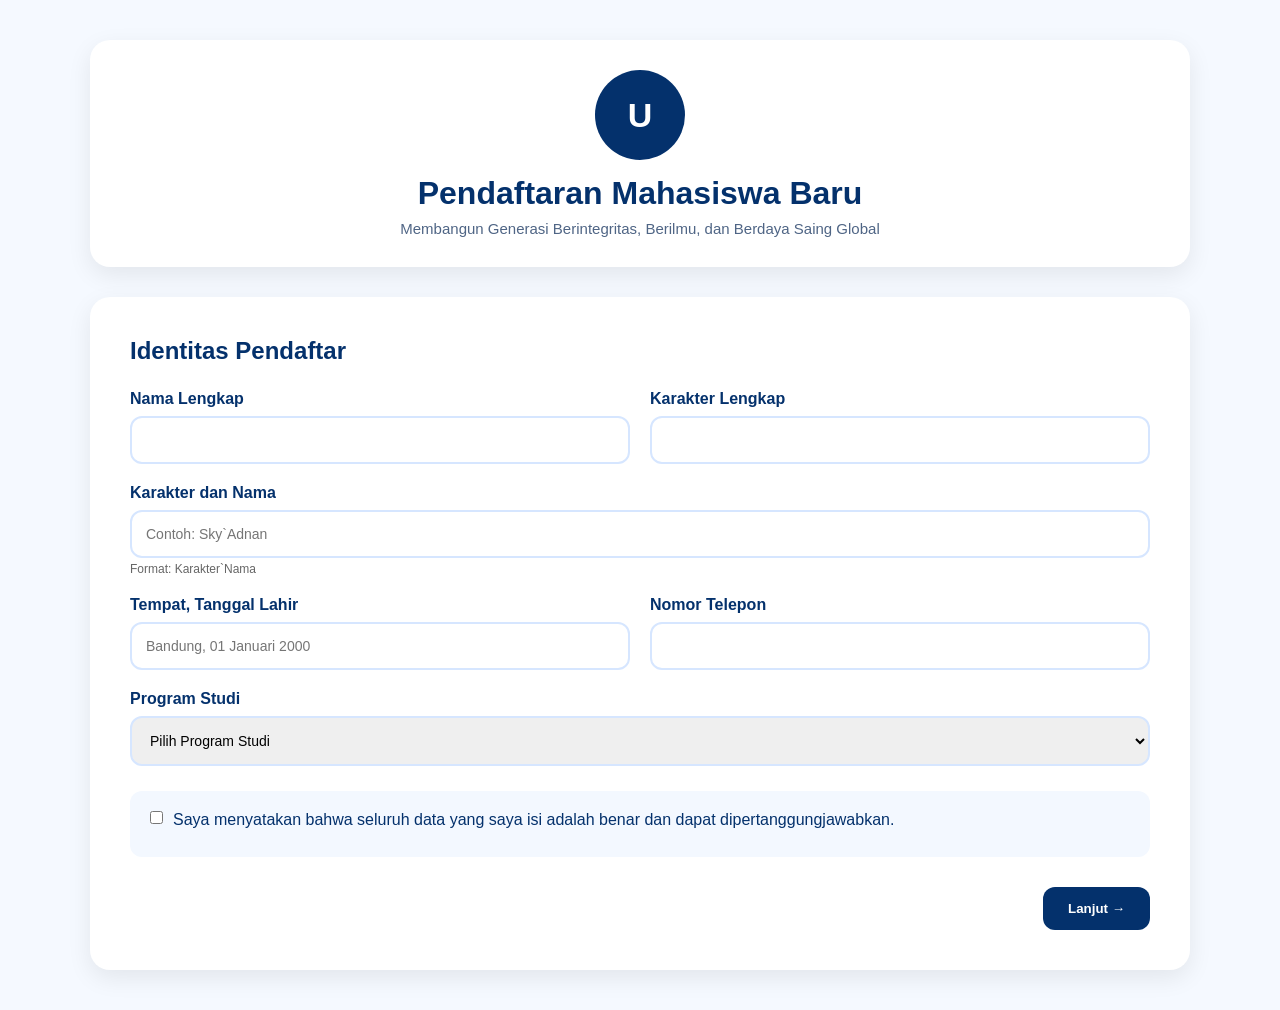
<file: index.html>
<!DOCTYPE html>
<html lang="id">
<head>
<meta charset="UTF-8">
<meta name="viewport" content="width=device-width, initial-scale=1.0">
<title>Pendaftaran Mahasiswa Baru</title>

<style>
:root{
    --primary:#04316C;
    --secondary:#88C4FF;
    --white:#FFFFFF;
}

*{
    margin:0;
    padding:0;
    box-sizing:border-box;
    font-family: Helvetica, Arial, sans-serif;
}

body{
    background:#f5f9ff;
    color:var(--primary);
}

.container{
    width:90%;
    max-width:1100px;
    margin:40px auto;
}

.header{
    background:var(--white);
    padding:30px;
    text-align:center;
    border-radius:20px;
    box-shadow:0 8px 25px rgba(0,0,0,.08);
    margin-bottom:30px;
}

.logo{
    width:90px;
    height:90px;
    margin:auto;
    background:var(--primary);
    border-radius:50%;
    display:flex;
    align-items:center;
    justify-content:center;
    color:white;
    font-size:34px;
    font-weight:bold;
}

.header h1{
    margin-top:15px;
    color:var(--primary);
}

.slogan{
    margin-top:8px;
    color:#4f6585;
    font-size:15px;
}

.form-card{
    background:white;
    padding:40px;
    border-radius:20px;
    box-shadow:0 8px 25px rgba(0,0,0,.08);
}

.step{
    display:none;
}

.step.active{
    display:block;
}

.section-title{
    margin-bottom:25px;
    color:var(--primary);
}

.grid{
    display:grid;
    grid-template-columns:1fr 1fr;
    gap:20px;
}

.input-group{
    display:flex;
    flex-direction:column;
}

.input-group.full{
    grid-column:span 2;
}

label{
    margin-bottom:8px;
    font-weight:600;
}

.note{
    font-size:12px;
    color:#666;
    margin-top:4px;
}

input,
select,
textarea{
    padding:14px;
    border:2px solid #d6e6ff;
    border-radius:12px;
    outline:none;
    font-size:14px;
}

input:focus,
select:focus,
textarea:focus{
    border-color:var(--secondary);
}

textarea{
    resize:vertical;
    min-height:120px;
}

.checkbox-area{
    margin-top:25px;
    background:#f3f8ff;
    padding:20px;
    border-radius:12px;
}

.checkbox-area label{
    display:flex;
    gap:10px;
    align-items:flex-start;
    font-weight:normal;
}

.question-box{
    background:#f8fbff;
    border-left:5px solid var(--secondary);
    padding:20px;
    margin-bottom:20px;
    border-radius:10px;
}

.upload-box{
    border:2px dashed var(--secondary);
    padding:25px;
    border-radius:15px;
    text-align:center;
    margin-top:20px;
}

.upload-box p{
    margin-bottom:10px;
}

.upload-note{
    margin-top:10px;
    color:#666;
    font-size:13px;
}

.buttons{
    margin-top:30px;
    display:flex;
    justify-content:space-between;
    gap:15px;
}

button{
    border:none;
    cursor:pointer;
    padding:14px 25px;
    border-radius:12px;
    font-weight:bold;
    transition:.3s;
}

.btn-primary{
    background:var(--primary);
    color:white;
}

.btn-primary:hover{
    opacity:.9;
}

.btn-secondary{
    background:var(--secondary);
    color:var(--primary);
}

.btn-secondary:hover{
    opacity:.9;
}

@media(max-width:768px){
    .grid{
        grid-template-columns:1fr;
    }

    .input-group.full{
        grid-column:span 1;
    }

    .buttons{
        flex-direction:column;
    }
}
</style>
</head>
<body>

<div class="container">

    <div class="header">
        <div class="logo">U</div>
        <h1>Pendaftaran Mahasiswa Baru</h1>
        <div class="slogan">
            Membangun Generasi Berintegritas, Berilmu, dan Berdaya Saing Global
        </div>
    </div>

    <form class="form-card">

        <!-- SLIDE 1 -->
        <div class="step active" id="step1">

            <h2 class="section-title">Identitas Pendaftar</h2>

            <div class="grid">

                <div class="input-group">
                    <label>Nama Lengkap</label>
                    <input type="text" required>
                </div>

                <div class="input-group">
                    <label>Karakter Lengkap</label>
                    <input type="text" required>
                </div>

                <div class="input-group full">
                    <label>
                        Karakter dan Nama
                    </label>
                    <input type="text" placeholder="Contoh: Sky`Adnan">
                    <span class="note">
                        Format: Karakter`Nama
                    </span>
                </div>

                <div class="input-group">
                    <label>Tempat, Tanggal Lahir</label>
                    <input type="text" placeholder="Bandung, 01 Januari 2000">
                </div>

                <div class="input-group">
                    <label>Nomor Telepon</label>
                    <input type="tel">
                </div>

                <div class="input-group full">
                    <label>Program Studi</label>
                    <select required>
                        <option value="">Pilih Program Studi</option>
                        <option>Hukum</option>
                        <option>Kedokteran Umum</option>
                        <option>Filsafat Murni</option>
                        <option>Perfilman</option>
                    </select>
                </div>

            </div>

            <div class="checkbox-area">
                <label>
                    <input type="checkbox" required>
                    Saya menyatakan bahwa seluruh data yang saya isi adalah benar dan dapat dipertanggungjawabkan.
                </label>
            </div>

            <div class="buttons">
                <div></div>
                <button type="button" class="btn-primary" onclick="nextStep()">
                    Lanjut →
                </button>
            </div>

        </div>

        <!-- SLIDE 2 -->
        <div class="step" id="step2">

            <h2 class="section-title">Tes Studi Kasus & Persyaratan</h2>

            <div class="question-box">
                <strong>Pertanyaan 1</strong>
                <p style="margin-top:10px;">
                    Pemerintah berencana menerapkan kurikulum baru yang lebih menekankan
                    keterampilan digital dibandingkan hafalan. Menurut Anda, apa dampak
                    positif dan tantangan yang mungkin muncul bagi pendidikan di Indonesia?
                </p>

                <textarea placeholder="Tulis jawaban Anda di sini..."></textarea>
            </div>

            <div class="question-box">
                <strong>Pertanyaan 2</strong>
                <p style="margin-top:10px;">
                    Sebuah sekolah di daerah terpencil memiliki akses internet yang sangat
                    terbatas. Jika Anda menjadi bagian dari tim pengembang pendidikan,
                    solusi apa yang akan Anda usulkan agar siswa tetap mendapatkan
                    pendidikan berkualitas?
                </p>

                <textarea placeholder="Tulis jawaban Anda di sini..."></textarea>
            </div>

            <div class="upload-box">
                <p><strong>Unggah Bukti Persyaratan</strong></p>

                <p>
                    Sebar list ke 20 LPM<br>
                    Unggah poster di status Whatsapp<br>
                    Masuk LPM resmi<br>
                    Ikuti saluran<br>
                    Simpan kontak registrasi
                </p>

                <input type="file">

                <div class="upload-note">
                    Catatan: Unggah dalam bentuk satu media dengan format <b>grid</b>.
                </div>
            </div>

            <div class="buttons">
                <button type="button" class="btn-secondary" onclick="prevStep()">
                    ← Kembali
                </button>

                <button type="submit" class="btn-primary">
                    Kirim Pendaftaran
                </button>
            </div>

        </div>

    </form>

</div>

<script>
function nextStep(){
    document.getElementById("step1").classList.remove("active");
    document.getElementById("step2").classList.add("active");
}

function prevStep(){
    document.getElementById("step2").classList.remove("active");
    document.getElementById("step1").classList.add("active");
}
</script>

</body>
</html>
</file>
